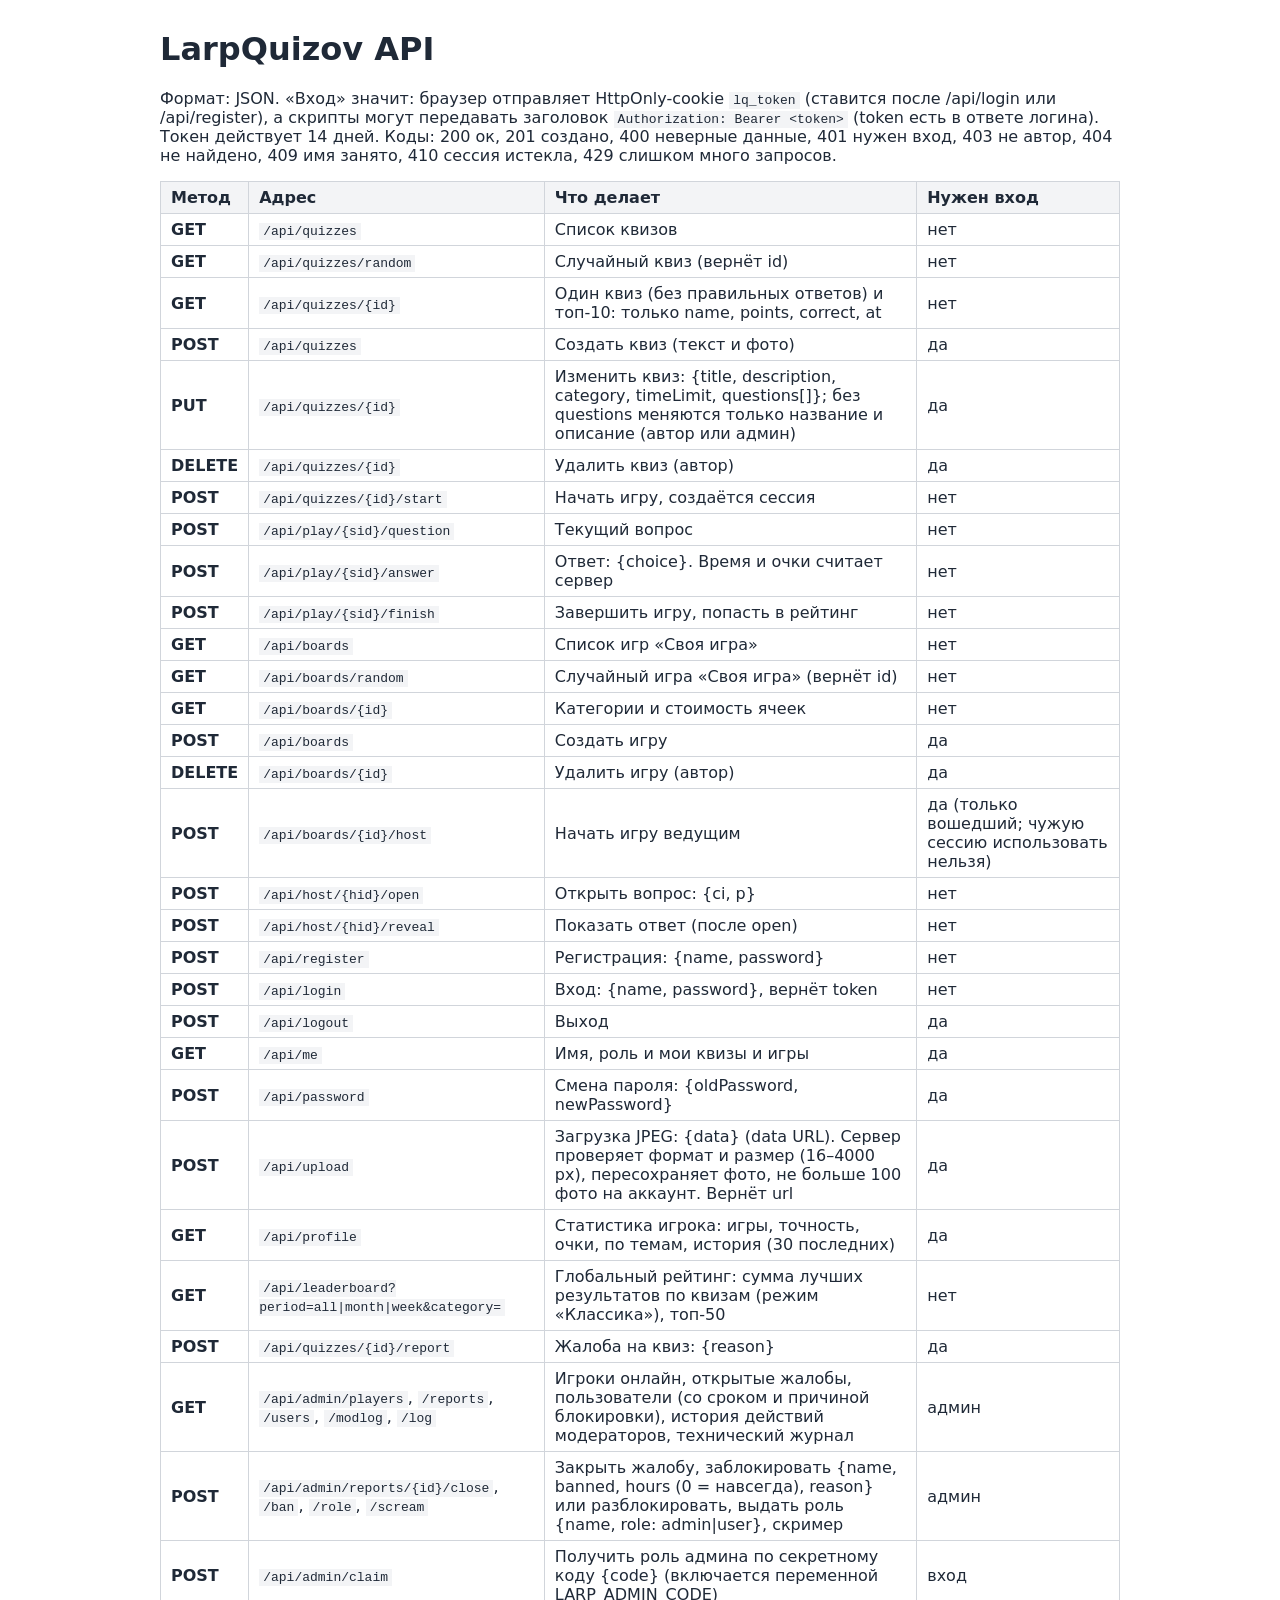
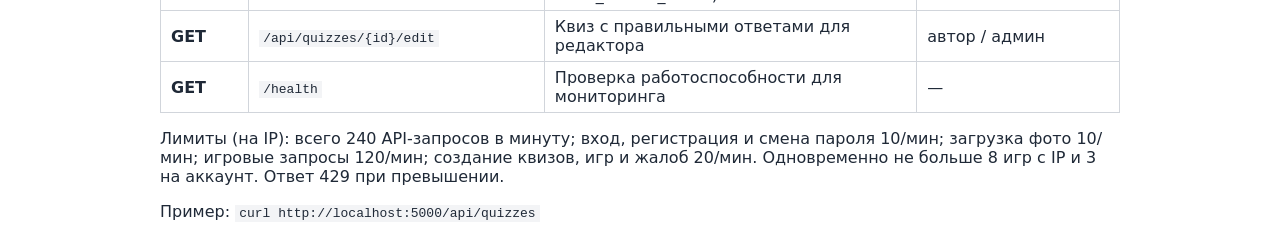
<file: wwwroot/api.html>
<!DOCTYPE html><html lang="ru"><head><meta charset="UTF-8"><title>LarpQuizov API</title>
<style>body{font-family:system-ui,Arial,sans-serif;max-width:960px;margin:30px auto;padding:0 16px;color:#1f2937}table{border-collapse:collapse;width:100%}td,th{border:1px solid #d1d5db;padding:6px 10px;text-align:left}th{background:#f3f4f6}code{background:#f3f4f6;padding:1px 4px}</style></head><body>
<h1>LarpQuizov API</h1><p>Формат: JSON. «Вход» значит: браузер отправляет HttpOnly-cookie <code>lq_token</code> (ставится после /api/login или /api/register), а скрипты могут передавать заголовок <code>Authorization: Bearer &lt;token&gt;</code> (token есть в ответе логина). Токен действует 14 дней.
Коды: 200 ок, 201 создано, 400 неверные данные, 401 нужен вход, 403 не автор, 404 не найдено, 409 имя занято, 410 сессия истекла, 429 слишком много запросов.</p>
<table><tr><th>Метод</th><th>Адрес</th><th>Что делает</th><th>Нужен вход</th></tr>
<tr><td><b>GET</b></td><td><code>/api/quizzes</code></td><td>Список квизов</td><td>нет</td></tr>
<tr><td><b>GET</b></td><td><code>/api/quizzes/random</code></td><td>Случайный квиз (вернёт id)</td><td>нет</td></tr>
<tr><td><b>GET</b></td><td><code>/api/quizzes/{id}</code></td><td>Один квиз (без правильных ответов) и топ-10: только name, points, correct, at</td><td>нет</td></tr>
<tr><td><b>POST</b></td><td><code>/api/quizzes</code></td><td>Создать квиз (текст и фото)</td><td>да</td></tr>
<tr><td><b>PUT</b></td><td><code>/api/quizzes/{id}</code></td><td>Изменить квиз: {title, description, category, timeLimit, questions[]}; без questions меняются только название и описание (автор или админ)</td><td>да</td></tr>
<tr><td><b>DELETE</b></td><td><code>/api/quizzes/{id}</code></td><td>Удалить квиз (автор)</td><td>да</td></tr>
<tr><td><b>POST</b></td><td><code>/api/quizzes/{id}/start</code></td><td>Начать игру, создаётся сессия</td><td>нет</td></tr>
<tr><td><b>POST</b></td><td><code>/api/play/{sid}/question</code></td><td>Текущий вопрос</td><td>нет</td></tr>
<tr><td><b>POST</b></td><td><code>/api/play/{sid}/answer</code></td><td>Ответ: {choice}. Время и очки считает сервер</td><td>нет</td></tr>
<tr><td><b>POST</b></td><td><code>/api/play/{sid}/finish</code></td><td>Завершить игру, попасть в рейтинг</td><td>нет</td></tr>
<tr><td><b>GET</b></td><td><code>/api/boards</code></td><td>Список игр «Своя игра»</td><td>нет</td></tr>
<tr><td><b>GET</b></td><td><code>/api/boards/random</code></td><td>Случайный игра «Своя игра» (вернёт id)</td><td>нет</td></tr>
<tr><td><b>GET</b></td><td><code>/api/boards/{id}</code></td><td>Категории и стоимость ячеек</td><td>нет</td></tr>
<tr><td><b>POST</b></td><td><code>/api/boards</code></td><td>Создать игру</td><td>да</td></tr>
<tr><td><b>DELETE</b></td><td><code>/api/boards/{id}</code></td><td>Удалить игру (автор)</td><td>да</td></tr>
<tr><td><b>POST</b></td><td><code>/api/boards/{id}/host</code></td><td>Начать игру ведущим</td><td>да (только вошедший; чужую сессию использовать нельзя)</td></tr>
<tr><td><b>POST</b></td><td><code>/api/host/{hid}/open</code></td><td>Открыть вопрос: {ci, p}</td><td>нет</td></tr>
<tr><td><b>POST</b></td><td><code>/api/host/{hid}/reveal</code></td><td>Показать ответ (после open)</td><td>нет</td></tr>
<tr><td><b>POST</b></td><td><code>/api/register</code></td><td>Регистрация: {name, password}</td><td>нет</td></tr>
<tr><td><b>POST</b></td><td><code>/api/login</code></td><td>Вход: {name, password}, вернёт token</td><td>нет</td></tr>
<tr><td><b>POST</b></td><td><code>/api/logout</code></td><td>Выход</td><td>да</td></tr>
<tr><td><b>GET</b></td><td><code>/api/me</code></td><td>Имя, роль и мои квизы и игры</td><td>да</td></tr>
<tr><td><b>POST</b></td><td><code>/api/password</code></td><td>Смена пароля: {oldPassword, newPassword}</td><td>да</td></tr>
<tr><td><b>POST</b></td><td><code>/api/upload</code></td><td>Загрузка JPEG: {data} (data URL). Сервер проверяет формат и размер (16–4000 px), пересохраняет фото, не больше 100 фото на аккаунт. Вернёт url</td><td>да</td></tr>
<tr><td><b>GET</b></td><td><code>/api/profile</code></td><td>Статистика игрока: игры, точность, очки, по темам, история (30 последних)</td><td>да</td></tr>
<tr><td><b>GET</b></td><td><code>/api/leaderboard?period=all|month|week&amp;category=</code></td><td>Глобальный рейтинг: сумма лучших результатов по квизам (режим «Классика»), топ-50</td><td>нет</td></tr>
<tr><td><b>POST</b></td><td><code>/api/quizzes/{id}/report</code></td><td>Жалоба на квиз: {reason}</td><td>да</td></tr>
<tr><td><b>GET</b></td><td><code>/api/admin/players</code>, <code>/reports</code>, <code>/users</code>, <code>/modlog</code>, <code>/log</code></td><td>Игроки онлайн, открытые жалобы, пользователи (со сроком и причиной блокировки), история действий модераторов, технический журнал</td><td>админ</td></tr>
<tr><td><b>POST</b></td><td><code>/api/admin/reports/{id}/close</code>, <code>/ban</code>, <code>/role</code>, <code>/scream</code></td><td>Закрыть жалобу, заблокировать {name, banned, hours (0 = навсегда), reason} или разблокировать, выдать роль {name, role: admin|user}, скример</td><td>админ</td></tr>
<tr><td><b>POST</b></td><td><code>/api/admin/claim</code></td><td>Получить роль админа по секретному коду {code} (включается переменной LARP_ADMIN_CODE)</td><td>вход</td></tr>
<tr><td><b>GET</b></td><td><code>/api/quizzes/{id}/edit</code></td><td>Квиз с правильными ответами для редактора</td><td>автор / админ</td></tr>
<tr><td><b>GET</b></td><td><code>/health</code></td><td>Проверка работоспособности для мониторинга</td><td>—</td></tr>
</table><p>Лимиты (на IP): всего 240 API-запросов в минуту; вход, регистрация и смена пароля 10/мин; загрузка фото 10/мин; игровые запросы 120/мин; создание квизов, игр и жалоб 20/мин. Одновременно не больше 8 игр с IP и 3 на аккаунт. Ответ 429 при превышении.</p><p>Пример: <code>curl http://localhost:5000/api/quizzes</code></p></body></html>
</file>
